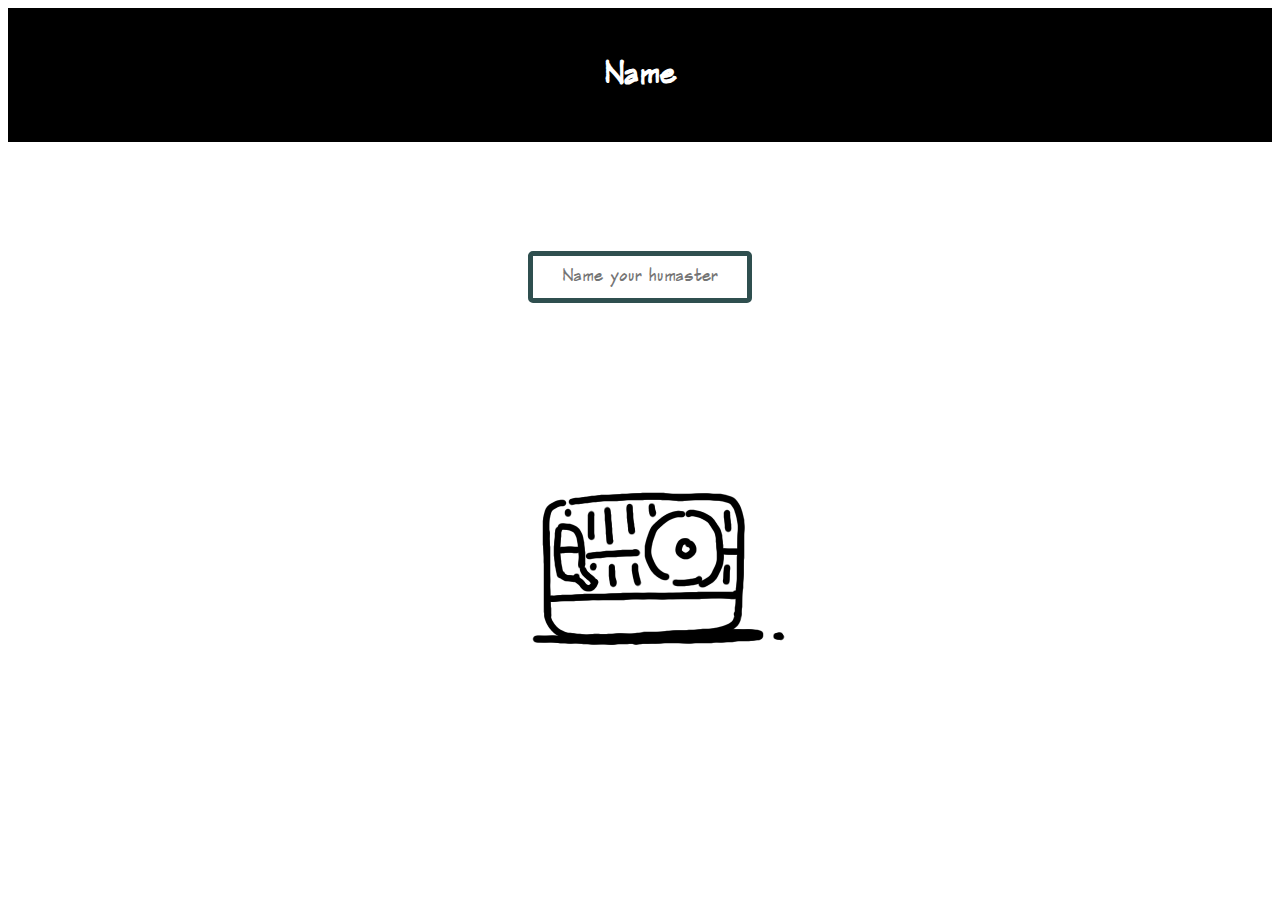
<file: index.html>
<!DOCTYPE html>
<html lang="en">
<head>
    <meta charset="UTF-8">
    <meta name="viewport" content="width=device-width, initial-scale=1.0">
    <title>Six Faces</title>
    <link rel="stylesheet" href="styles.css">
</head>
<body>
  
    
    <header> 
        <h1 id="headerText">Name</h1>
      
    </header>

    <div class="type">   
    <input type="text" id="userInput" placeholder="Name your humaster">
    </div>


    <script src="Text.js"></script>
    
    
    <div class="image-container2"> 
        <a href="front.html" class="custom-cursor-link" id="imageLink">
            <img src="himg/cage.png" alt="a cage" title="Meet a hamster" id="clickedImage">
        </a>
    </div>

    <script src="clicked.js"></script>
   


      </a>
    </div>


</body>
</html>
</file>
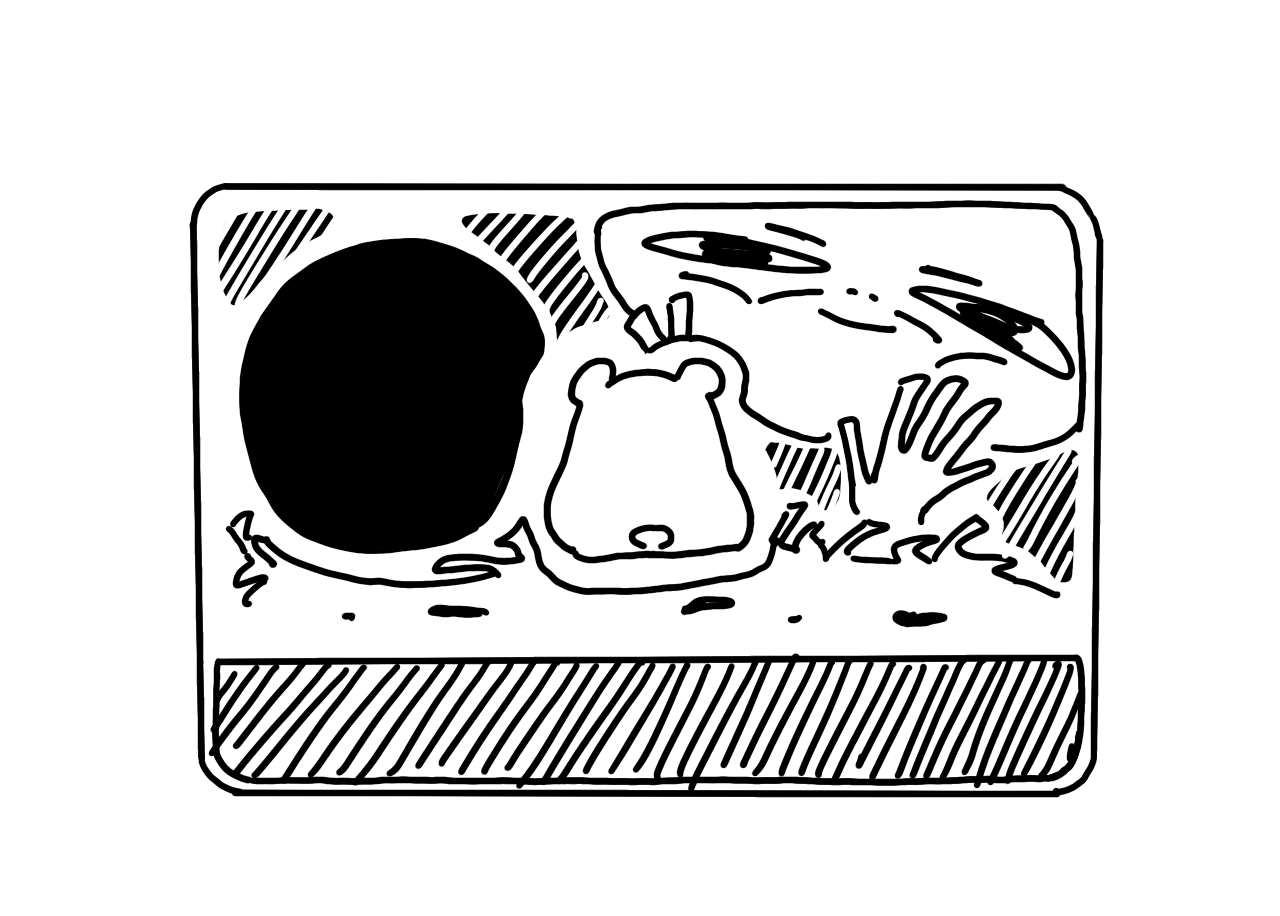
<file: back.html>
<!DOCTYPE html>
<html lang="en">
<head>
    <meta charset="UTF-8">
    <meta name="viewport" content="width=device-width, initial-scale=1.0">
    <title>Six Faces</title>
    <link rel="stylesheet" href="styles.css">
</head>
<body>

    <div class="backB">
    <div class="image-container">
   <a href="right.html" class="custom-cursor-link">
    <img src="himg/back.png" alt="This is back" title="I'm a potato">
   </a>
</div>
</div>

</body>
</html>
</file>
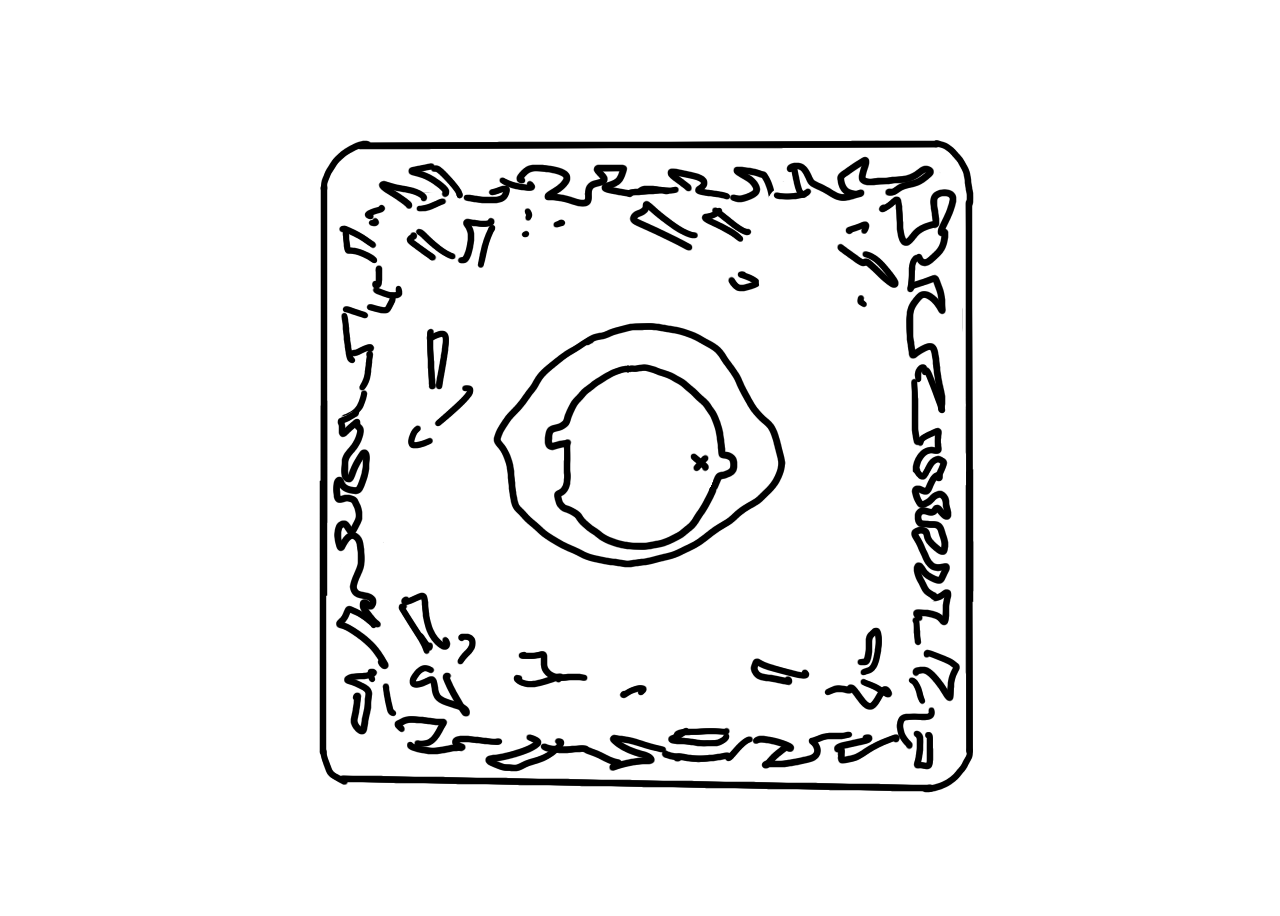
<file: buttom.html>
<!DOCTYPE html>
<html lang="en">
<head>
    <meta charset="UTF-8">
    <meta name="viewport" content="width=device-width, initial-scale=1.0">
    <title>Six Faces</title>
    <link rel="stylesheet" href="styles.css">
</head>
<body>
    <div class="butB">
    <div class="image-container">
   <a href="index.html" class="custom-cursor-link">

    <img src="himg/button.png" alt="This is buttom" title="">
   </a>
</div>
</div>

</body>
</html>
</file>
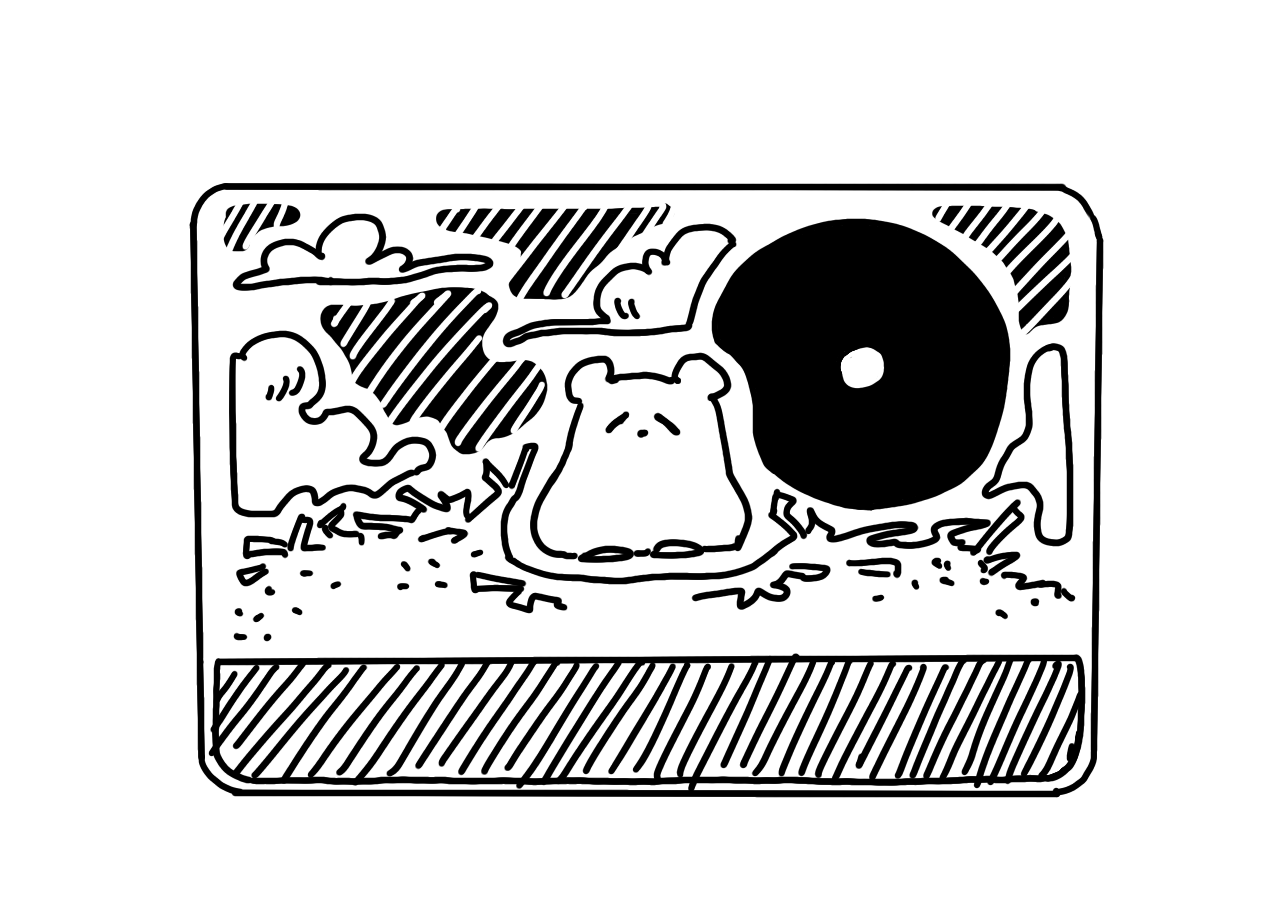
<file: front.html>
<!DOCTYPE html>
<html lang="en">
<head>
    <meta charset="UTF-8">
    <meta name="viewport" content="width=device-width, initial-scale=1.0">
    <title>Six Faces</title>
    <link rel="stylesheet" href="styles.css">
</head>
<body>
    
   <div class="frontB">
    <div class="image-container">
   <a href="left.html" class="custom-cursor-link">

    <img src="himg/front.png" alt="This is front" title="I love my nose">
   </a>
 
</div>
</div> 
</body>
</html>
</file>
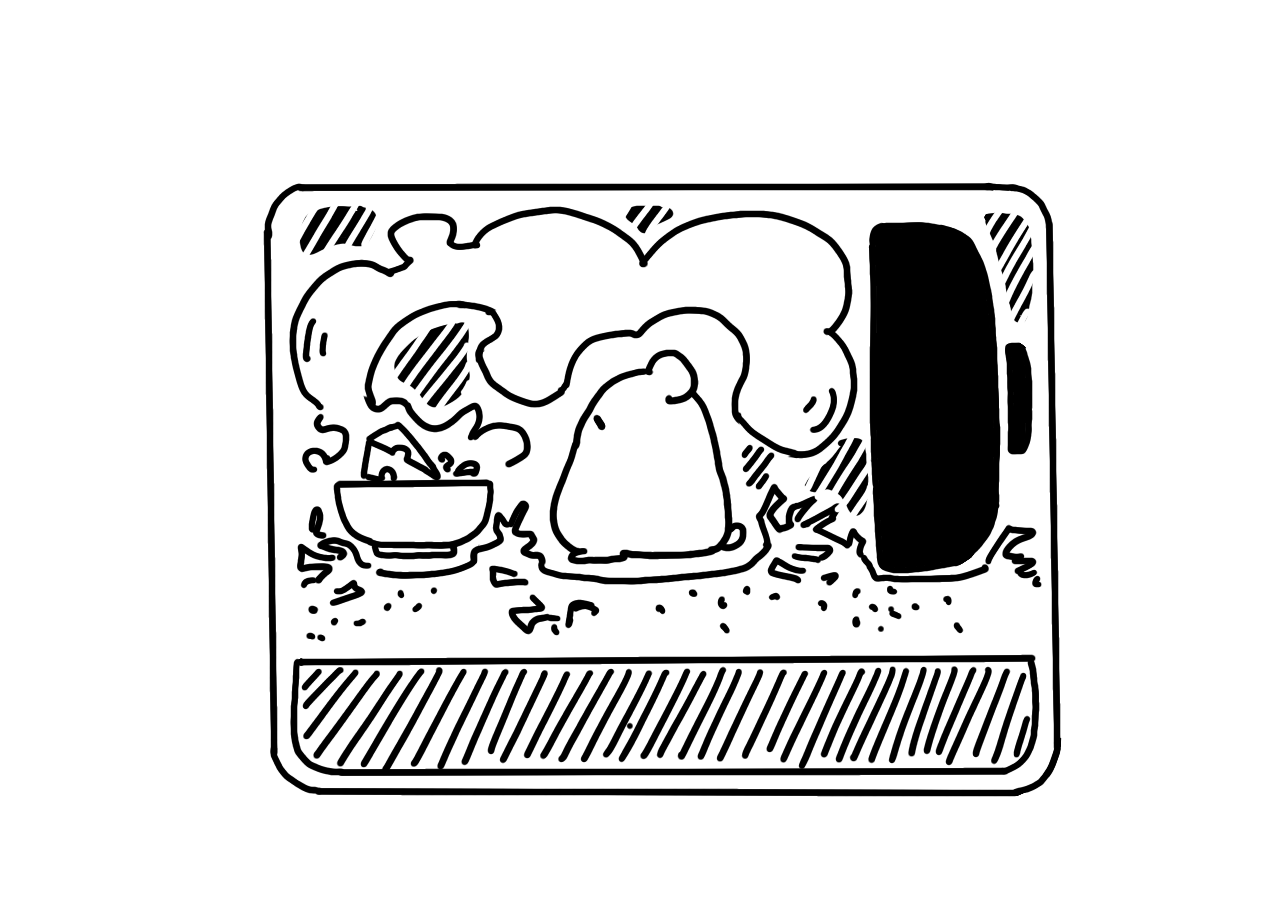
<file: left.html>
<!DOCTYPE html>
<html lang="en">
<head>
    <meta charset="UTF-8">
    <meta name="viewport" content="width=device-width, initial-scale=1.0">
    <title>Six Faces</title>
    <link rel="stylesheet" href="styles.css">
</head>
<body>
    <div class="leftB">
    <div class="image-container">
   <a href="back.html" class="custom-cursor-link">

    <img src="himg/left.png" alt="This is left" title="This is the left side of me">
   </a>
</div>
</div>

</body>
</html>
</file>
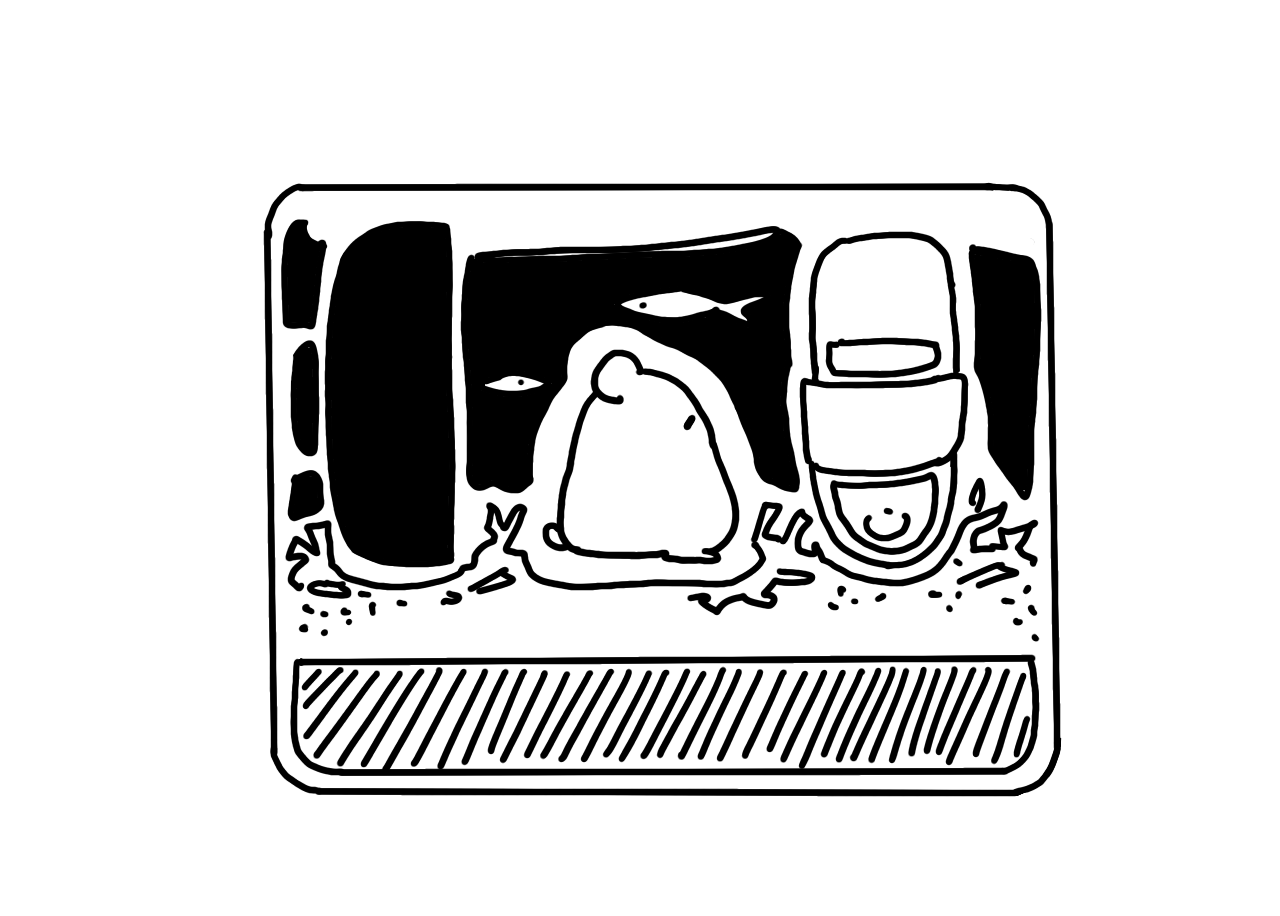
<file: right.html>
<!DOCTYPE html>
<html lang="en">
<head>
    <meta charset="UTF-8">
    <meta name="viewport" content="width=device-width, initial-scale=1.0">
    <title>Six Faces</title>
    <link rel="stylesheet" href="styles.css">
</head>
<body>
    <div class="rightB">
    <div class="image-container">
   <a href="top.html" class="custom-cursor-link">

    <img src="himg/right.png" alt="This is right" title="Stop looking at me">
   </a>
</div>
</div>

</body>
</html>
</file>
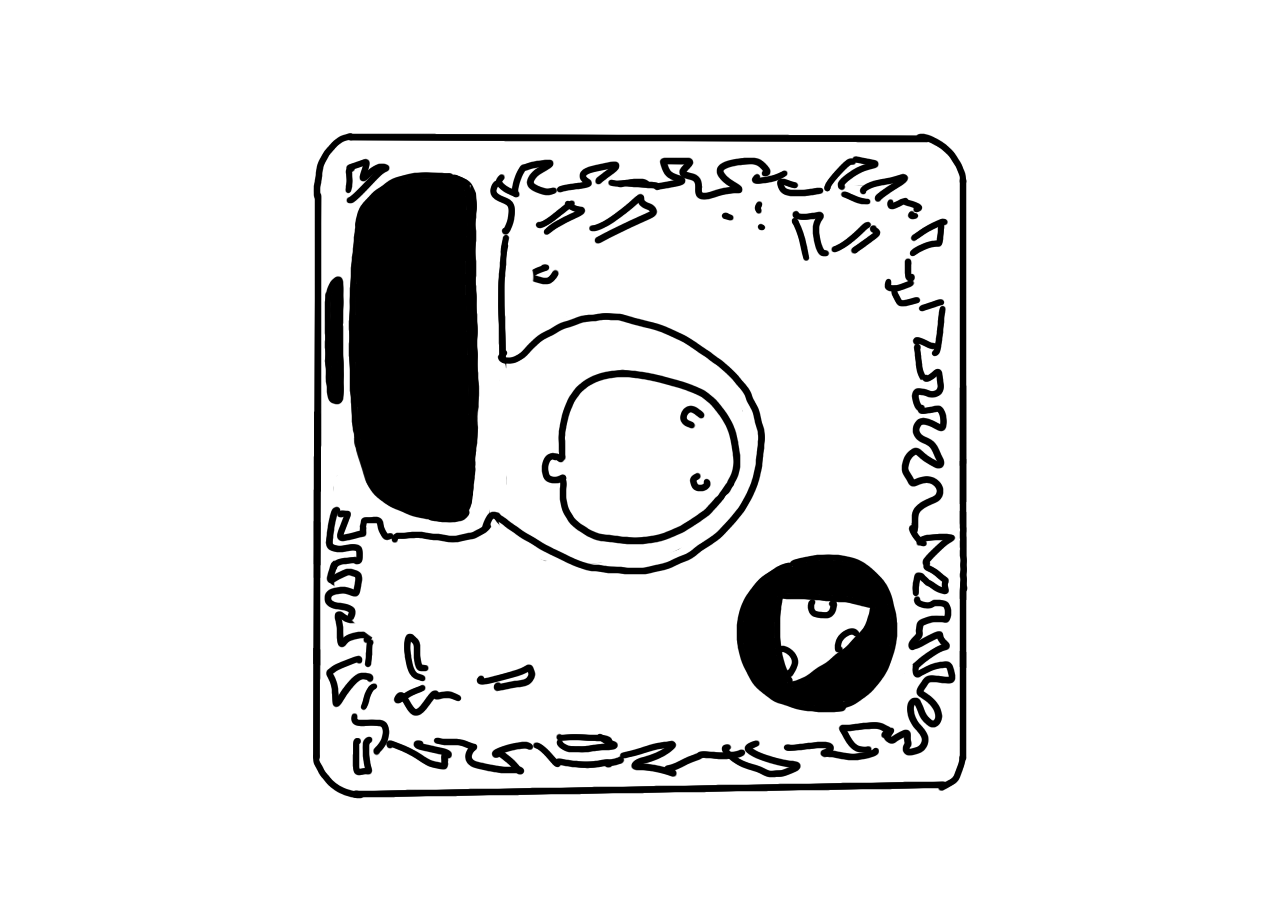
<file: top.html>
<!DOCTYPE html>
<html lang="en">
<head>
    <meta charset="UTF-8">
    <meta name="viewport" content="width=device-width, initial-scale=1.0">
    <title>Six Faces</title>
    <link rel="stylesheet" href="styles.css">
</head>
<body>
    <div class="topB">
    <div class="image-container">
   <a href="buttom.html" class="custom-cursor-link">

    <img src="himg/top.png" alt="This is top">
   </a>
</div>
</div>

</body>
</html>
</file>
<file: styles.css>
@font-face{
    font-family:'Hand' ;
    src: url(font/Frank_the_Architect.ttf);
}



/* 应用动画效果 */
.header-slide-animation {
    animation: slideLeft 0.5s ease; /* 使用 slideLeft 动画，持续时间 0.5 秒，缓动效果 */
}

h1{
    font-family:'Hand', sans-serif ;
}

input[type="text"] {
    font-family:'Hand', sans-serif ;
    font-size: large;
    text-align: center;
}
.image-container {
    display: flex;
    justify-content: center;
    align-items: center;
    height: 100vh; 
}
.image-container2 {
    display: flex;
    justify-content: center;
    align-items: center;
    height: 30vh; 
}

input[type="text"] {
    width: 210px; 
    height: 40px; 
    border: 5px solid darkslategray; /* 设置边框宽度和颜色 */
    border-radius: 5px; 
    box-shadow: 0 0 5px gray(0, 0, 0, 0.1);
}

input[type="text"]:focus {
    border-color: gray; 
}


.type {
    display: flex;
    justify-content: center;
    align-items: center;
    height: 30vh; 
    
}
header {
  background-color: #000;
    color: white;
    padding: 20px; 
    text-align: center;
}

.header-left-align {
    text-align: left; 
    transition: text-align 0.5s ease; 
  }



.image-container img {
    max-width: 100%; 
    max-height: 100%; 
   
}
.frontB {
    background-image: url("himg/Fback.png");
    background-repeat: no-repeat;
    background-position: center center; 
}

.leftB {
    background-image: url("himg/Bleft.png");
    background-repeat: no-repeat;
    background-position: center center; 
}


.backB {
    background-image: url("himg/Bback.png");
    background-repeat: no-repeat;
    background-position: center center; 
}

.rightB {
    background-image: url("himg/Bright.png");
    background-repeat: no-repeat;
    background-position: center center; 
}

.butB {
    background-image: url("himg/Bbut.png");
    background-repeat: no-repeat;
    background-position: center center; 
}

.topB {
    background-image: url("himg/Btop.png");
    background-repeat: no-repeat;
    background-position: center center; 
}
body {
    cursor: url('himg/mouse.png'), auto;
}
    
.hand:active {
    cursor: url('himg/click.png');
}


.custom-cursor-link {
    cursor: url('himg/mouse.png'), auto ;
    transition: transform 0.2s ease; 
}

.custom-cursor-link:hover {
    transform: scale(1.1); 
}

.custom-cursor.clicked {
    cursor: url('himg/click.png'), auto;
}


.cards-container {
    display: flex;
    flex-wrap: wrap;
    justify-content: space-around;
    padding: 20px;
}

.card {
    flex-basis: 100%;
    border: 2px solid #000;
    margin: 10px;
    padding: 20px;
    text-align: center;
    background-color: #eee;
}
@media (min-width: 600px) {
    .card {
        flex-basis: calc(50% - 20px); /* Adjust for desired number of columns */
    }
}
</file>
